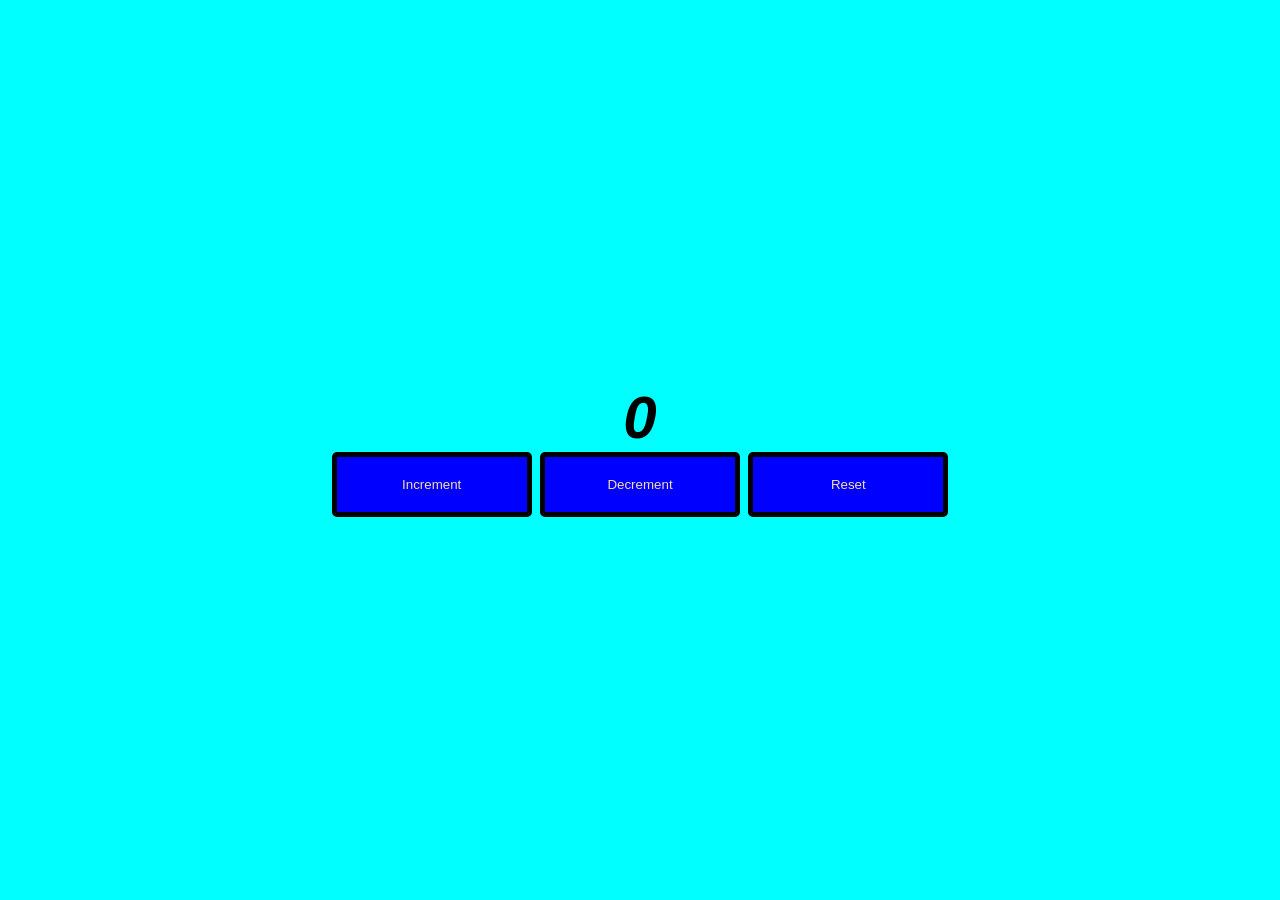
<file: class1/index.html>
<!DOCTYPE html>
<html lang="en">
<head>
    <meta charset="UTF-8">
    <meta name="viewport" content="width=device-width, initial-scale=1.0">
    <link rel="stylesheet" href="style.css">
    <title>Document</title>
</head>
<body>
    <div class="center">
      <h1 id="counter">0</h1>
      <button onclick="increment()"> Increment</button>
      <button onclick="decrement()"> Decrement</button>
      <button onclick="reset()"> Reset</button>
    </div>
</body>
<script src="index.js"></script>
</html>
</file>
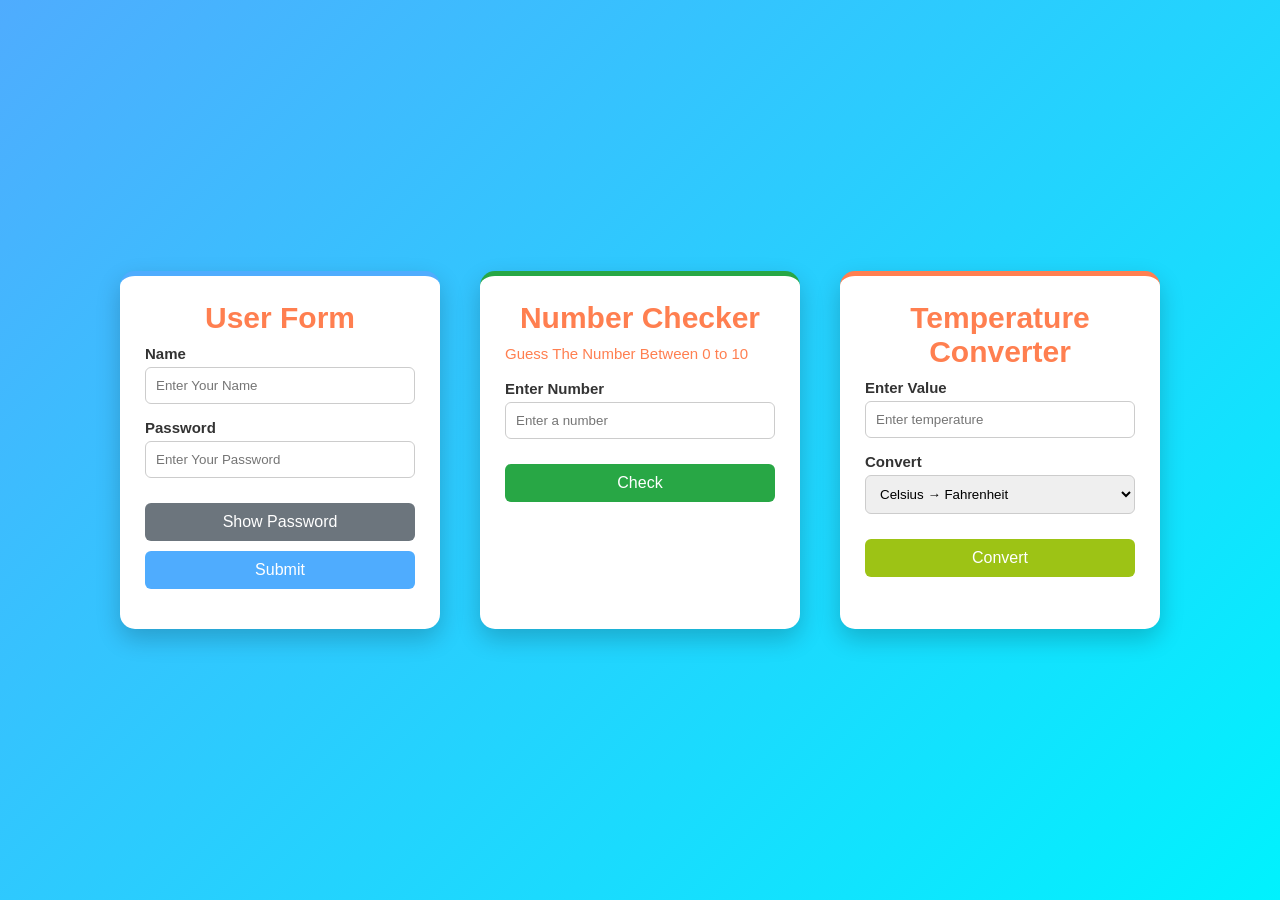
<file: class4/index.html>
<!DOCTYPE html>
<html lang="en">
<head>
    <meta charset="UTF-8">
    <meta name="viewport" content="width=device-width, initial-scale=1.0">
    <link rel="stylesheet" href="style.css">
    <title>Form App</title>
</head>
<body>

<section class="container">

    <!-- CARD 1 -->
    <div class="card card1">
        <form id="myForm">
            <h1>User Form</h1>

            <label>Name</label>
            <input type="text" id="name" placeholder="Enter Your Name">

            <label>Password</label>
            <input type="password" id="password" placeholder="Enter Your Password">

            <button type="button" id="toggleButton">Show Password</button>
            <button type="submit" id="submitButton">Submit</button>
            <br>
            <p id="userList"></p>
        </form>
    </div>

    <!-- CARD 2 -->
    <div class="card card2">
        <h1>Number Checker</h1>
        <p>Guess The Number Between 0 to 10</p>
        <br>
        <label>Enter Number</label>
        <input type="number" id="number" placeholder="Enter a number">

        <button id="checkButton">Check</button>
        <br>
        <p id="result"></p>
    </div>
    <!-- CARD 3 -->
    <div class="card card3">
        <h1>Temperature Converter</h1>

        <label>Enter Value</label>
        <input type="number" id="tempInput" placeholder="Enter temperature">

        <label>Convert</label>
        <select id="convertType">
            <option value="cToF">Celsius → Fahrenheit</option>
            <option value="fToC">Fahrenheit → Celsius</option>
        </select>

        <button id="convertButton">Convert</button>
        <br>
        <p id="tempResult"></p>
    </div>
</section>

<script src="index.js"></script>
</body>
</html>
</file>
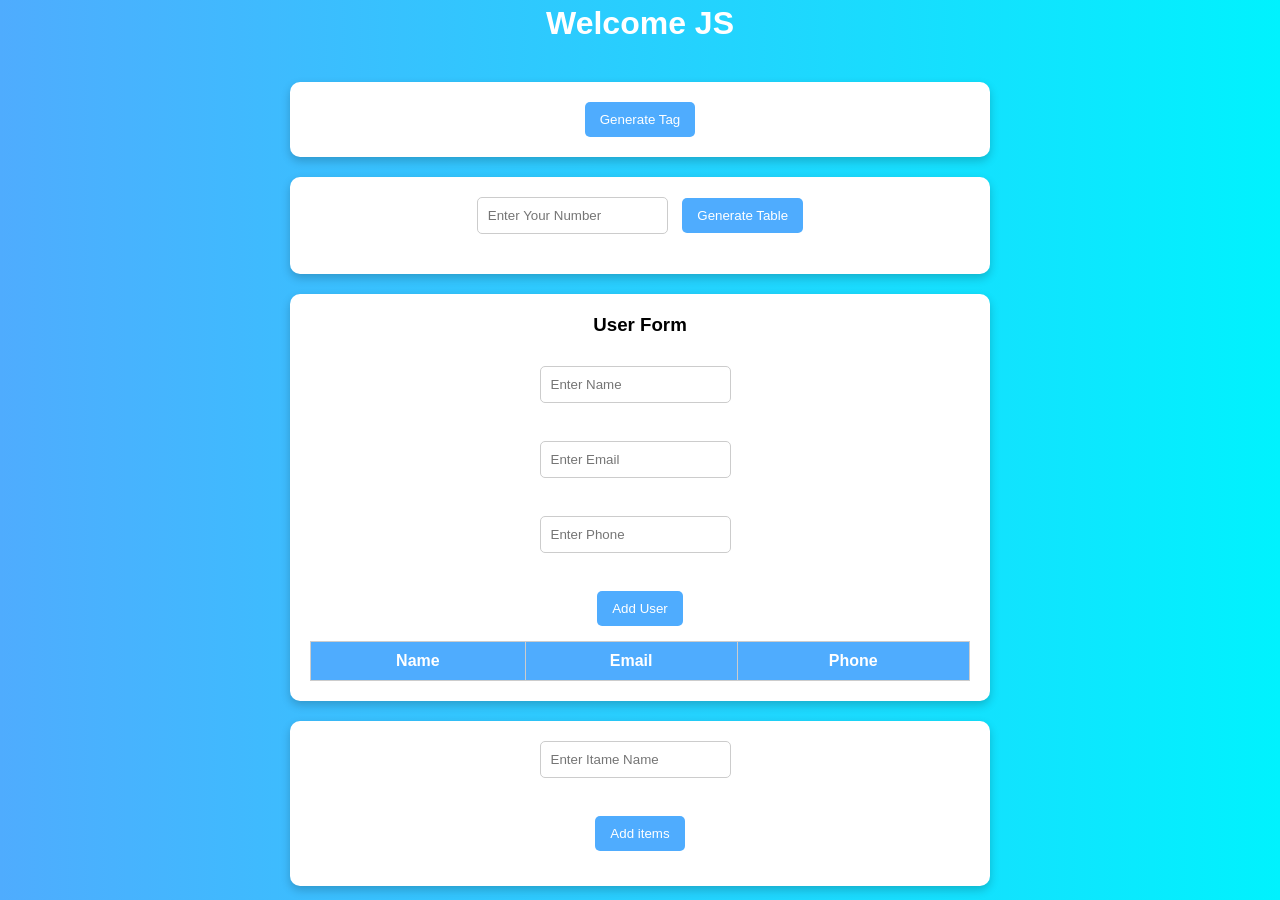
<file: class5/index.html>
<!DOCTYPE html>
<html lang="en">
<head>
    <meta charset="UTF-8">
    <meta name="viewport" content="width=device-width, initial-scale=1.0">
    <title>Generate Elements with JS</title>
    <link rel="stylesheet" href="style.css">
</head>
<body>

    <h1>Welcome JS</h1> 
    
    <!-- Section 1 -->
    <div class="section">
        <button id="generateTag">Generate Tag</button>
        <div id="tagOutput"></div>
    </div>

    <!-- Section 2 -->
    <div class="section">
        <input type="number" id="inputNumber" placeholder="Enter Your Number">
        <button id="generateTable">Generate Table</button>
        <div id="tableOutput"></div>
    </div>

    <div class="section">
    <h3>User Form</h3>

    <input type="text" id="name" placeholder="Enter Name"><br><br>
    <input type="email" id="email" placeholder="Enter Email"><br><br>
    <input type="text" id="phone" placeholder="Enter Phone"><br><br>

    <button id="addUser">Add User</button>

    <table id="userTable">
        <thead>
            <tr>
                <th>Name</th>
                <th>Email</th>
                <th>Phone</th>
            </tr>
        </thead>
        <tbody></tbody>
    </table>
    </div>
    <div class="section">
        <input type="text" id="itemName" placeholder="Enter Itame Name"><br><br>
        <button id="addItem">Add items</button>
        <ul id="itemList"></ul>
    </div>
    <script src="index.js"></script>
</body>
</html>
</file>
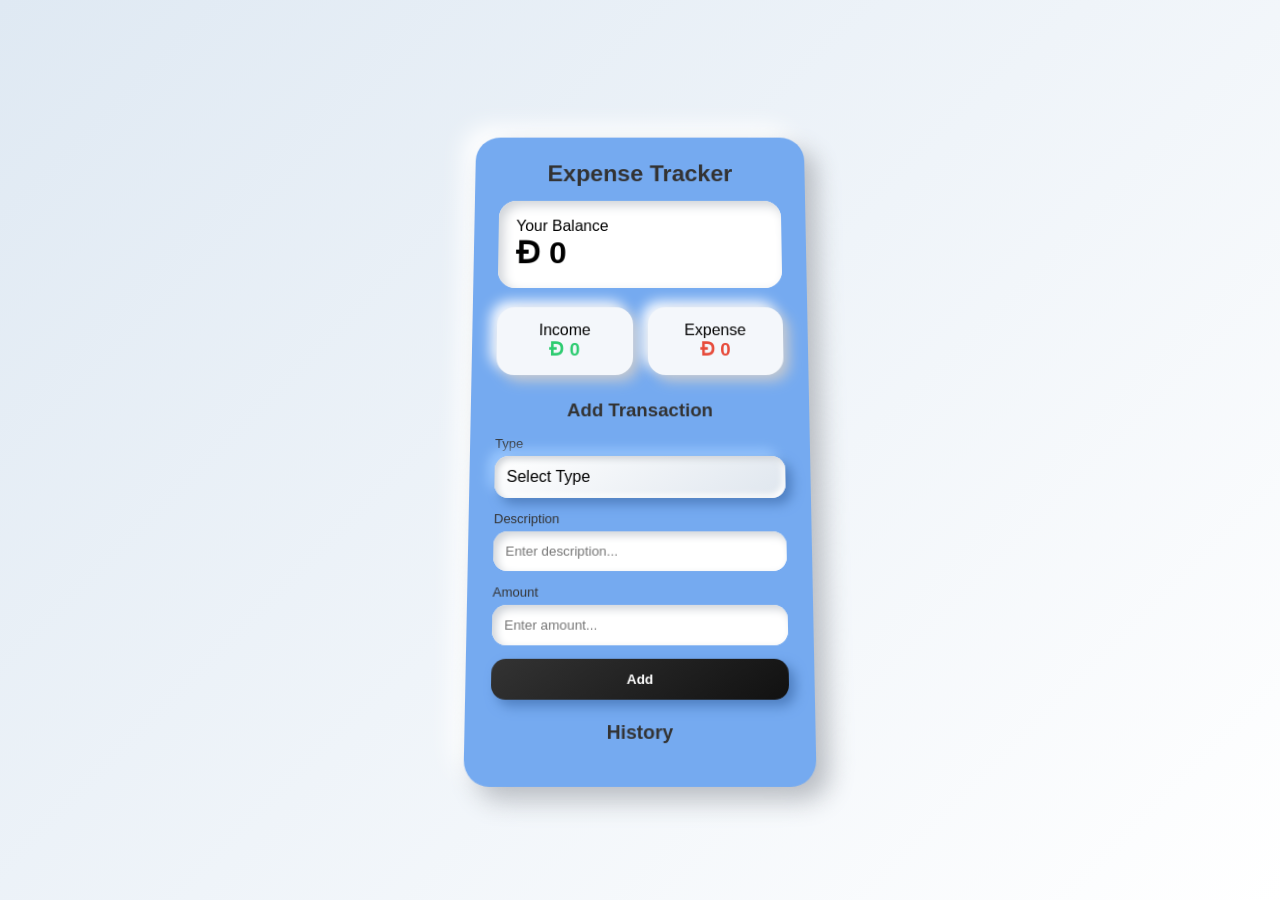
<file: class8/index.html>
<!DOCTYPE html>
<html lang="en">
<head>
  <meta charset="UTF-8" />
  <meta name="viewport" content="width=device-width, initial-scale=1.0"/>
  <title>3D Expense Tracker</title>
  <link rel="stylesheet" href="index.css">
</head>

<body>
  <div class="card">
    <h2>Expense Tracker</h2>

    <div class="balance-box">
      <p>Your Balance</p>
      <h1 id="balance">Ɖ 0.00</h1>
    </div>

    <div class="summary">
      <div class="income">
        <p>Income</p>
        <h3 id="money-plus">Ɖ 0.00</h3>
      </div>

      <div class="expense">
        <p>Expense</p>
        <h3 id="money-minus">Ɖ 0.00</h3>
      </div>
    </div>

    <form class="form" id="form">
      <h3>Add Transaction</h3>

      <div class="form-control">
        <label>Type</label>

        <input type="hidden" id="type" value="income">

        <div class="dropdown">
          <div class="dropdown-selected">Select Type</div>

          <div class="dropdown-options">
            <div class="option" data-value="income">Income</div>
            <div class="option" data-value="expense">Expense</div>
          </div>
        </div>
      </div>

      <div class="form-control">
        <label for="text">Description</label>
        <input type="text" id="text" placeholder="Enter description..." />
      </div>

      <div class="form-control">
        <label for="amount">Amount</label>
        <input type="number" id="amount" placeholder="Enter amount..." />
      </div>

      <button class="btn">Add</button>
    </form>

    <div class="history">
      <h3>History</h3>
      <ul id="history-list"></ul>
    </div>
  </div>

  <script src="index.js"></script>
</body>
</html>
</file>
<file: class1/style.css>
* {
    margin: 0;
    padding: 0;
    box-sizing: border-box;
}

html, body {
    height: 100%;
}

body {
    font-family: 'Franklin Gothic Medium', 'Arial Narrow', Arial, sans-serif;
    font-style: italic;
    font-size: 30px;
    background: aqua;

    display: flex;
    justify-content: center;
    align-items: center;
}

.center {
    text-align: center; /* optional: center text inside */
}

button {
    padding: 20px;
    width: 200px;
    color: wheat;
    background: blue;
    border: 5px solid black;
    border-radius: 5px;
}

button:hover {
    color: aliceblue;
    background: gray;
}
</file>
<file: class4/style.css>
* {
    margin: 0;
    padding: 0;
    box-sizing: border-box;
}

body {
    min-height: 100vh;
    display: flex;
    justify-content: center;
    align-items: center;
    font-family: Arial, sans-serif;
    background: linear-gradient(135deg, #4facfe, #00f2fe);
}

/* CONTAINER */
.container {
    display: flex;
    gap: 40px;
    padding: 20px;
    flex-wrap: wrap;
    justify-content: center;
}

/* CARD */
.card {
    padding: 25px;
    border-radius: 15px;
    box-shadow: 0 10px 25px rgba(0, 0, 0, 0.2);
    width: 320px;
}

/* DIFFERENT COLORS */
.card1 {
    background: white;
    border-top: 5px solid #4facfe;
}

.card2 {
    background: white;
    border-top: 5px solid #28a745;
}

/* HEADINGS */
h1 {
    text-align: center;
    margin-bottom: 15px;
    color: #333;
}

/* LABEL */
label {
    display: block;
    margin-bottom: 6px;
    font-weight: bold;
    color: #333;
}

/* INPUT */
input {
    width: 100%;
    padding: 10px;
    margin-bottom: 15px;
    border: 1px solid #ccc;
    border-radius: 6px;
    outline: none;
}

/* INPUT FOCUS */
input:focus {
    border-color: #4facfe;
    box-shadow: 0 0 5px rgba(79, 172, 254, 0.5);
}

/* BUTTON */
button {
    width: 100%;
    padding: 10px;
    margin-top: 10px;
    border: none;
    border-radius: 6px;
    color: white;
    font-size: 16px;
    cursor: pointer;
}

/* BUTTON COLORS */
#toggleButton {
    background: #6c757d;
}

#toggleButton:hover {
    background: #555e66;
}

button[type="submit"] {
    background: #4facfe;
}

button[type="submit"]:hover {
    background: #007bff;
}

#checkButton {
    background: #28a745;
}

#checkButton:hover {
    background: #218838;
}

/* USER LIST */
#userList {
    margin-top: 15px;
    list-style: none;
    padding: 0;
}

#userList li {
    background: #f1f1f1;
    padding: 8px;
    margin-top: 8px;
    border-radius: 6px;
    font-size: 14px;
}

/* RESULT */
#result {
    margin-top: 15px;
    font-weight: bold;
    text-align: center;
}

.card3 {
    background: white;
    border-top: 5px solid #ff7f50; /* orange */
}

/* style dropdown */
select {
    width: 100%;
    padding: 10px;
    margin-bottom: 15px;
    border-radius: 6px;
    border: 1px solid #ccc;
}
#convertButton {
    background: #9dc315;
}

#convertButton:hover {
    background: #0ebc34;
}

p{
    font-size: 15px;
    color: #ff7f50;
    margin-top: 10px;
}

h1{
    font-size: 30px;
    color: #ff7f50;
    margin-bottom: 10px;
}

label{
    font-size: 15px;
    color: #333;
    margin-bottom: 5px;
}
</file>
<file: class5/style.css>
/* Reset */
* {
    margin: 0;
    padding: 0;
    box-sizing: border-box;
}

/* Body */
body {
    font-family: Arial, sans-serif;
    background: linear-gradient(to right, #4facfe, #00f2fe);
    min-height: 100vh;
    display: flex;
    flex-direction: column;
    align-items: center;
    justify-content: center;
}

/* Title */
h1 {
    color: white;
    margin-bottom: 30px;
}


/* Sections */
.section {
    background: white;
    padding: 20px;
    margin: 10px;
    border-radius: 10px;
    box-shadow: 0 4px 10px rgba(0,0,0,0.2);
    text-align: center;
    width: 700px;
}

/* Input */
input {
    padding: 10px;
    margin-right: 10px;
    border-radius: 5px;
    border: 1px solid #ccc;
    margin-bottom: 20px;
}

/* Button */
button {
    padding: 10px 15px;
    border: none;
    background: #4facfe;
    color: white;
    border-radius: 5px;
    cursor: pointer;
    transition: 0.3s;
}

button:hover {
    background: #007bff;
}

/* Generated content with background image */
.generated-box {
    background-image: linear-gradient(rgba(0,0,0,0.5), rgba(0,0,0,0.5));
    background-size: cover;
    background-position: center;
    color: white;
    padding: 15px;
    margin-top: 10px;
    border-radius: 10px;
    text-align: center;
}

/* Table output text */
#tableOutput p {
    margin-top: 5px;
    font-weight: bold;
    color: rgb(249, 244, 244);
}

table {
    width: 100%;
    margin-top: 15px;
    border-collapse: collapse;
}

th, td {
    padding: 10px;
    border: 1px solid #ccc;
    text-align: center;
}

th {
    background: #4facfe;
    color: white;
}

td {
    background: #f9f9f9;
}

tr:hover td {
    background: #e6f0ff;
}

h3{
    margin-bottom: 30px;
}

/* List container */
#itemList {
    list-style: none;
    padding: 0;
    margin-top: 15px;
}

/* Each list item */
#itemList li {
    background: linear-gradient(135deg, #4facfe, #00f2fe);
    color: white;
    padding: 10px 15px;
    margin: 8px 0;
    border-radius: 8px;
    display: flex;
    justify-content: space-between;
    align-items: center;
    box-shadow: 0 3px 8px rgba(0,0,0,0.2);
    transition: 0.3s;
}

/* Hover effect */
#itemList li:hover {
    transform: scale(1.03);
}

/* Delete button */
.delete-btn {
    background: red;
    border: none;
    color: white;
    padding: 5px 10px;
    border-radius: 5px;
    cursor: pointer;
}

.delete-btn:hover {
    background: darkred;
}
</file>
<file: class8/index.css>
* {
  margin: 0;
  padding: 0;
  box-sizing: border-box;
  font-family: Arial, sans-serif;
}

body {
  min-height: 100vh;
  display: flex;
  justify-content: center;
  align-items: center;
  background: linear-gradient(135deg, #dfe9f3, #ffffff);
}

.card {
  width: 340px;
  padding: 25px;
  border-radius: 25px;
  background: #75aaf0;
  box-shadow: 12px 12px 25px #b8bcc2,
              -12px -12px 25px #ffffff;
  transform: perspective(900px) rotateX(6deg);
}

h2,
.form h3,
.history h3 {
  text-align: center;
  margin-bottom: 15px;
  color: #333;
}

.balance-box {
  padding: 18px;
  border-radius: 18px;
  background: #ffffff;
  box-shadow: inset 5px 5px 12px #cfd3d8,
              inset -5px -5px 12px #ffffff;
  margin-bottom: 20px;
}

.summary {
  display: flex;
  gap: 15px;
  margin-bottom: 25px;
}

.summary div {
  flex: 1;
  padding: 15px;
  border-radius: 18px;
  text-align: center;
  background: #f4f7fb;
  box-shadow: 6px 6px 14px #c5c9cf,
              -6px -6px 14px #ffffff;
}

.income h3 {
  color: #2ecc71;
}

.expense h3 {
  color: #e74c3c;
}

.form-control {
  margin-bottom: 13px;
}

label {
  font-size: 13px;
  color: #333;
  margin-bottom: 5px;
  display: block;
}

input {
  width: 100%;
  padding: 12px;
  border: none;
  outline: none;
  border-radius: 14px;
  background: #ffffff;
  box-shadow: inset 4px 4px 8px #cfd3d8,
              inset -4px -4px 8px #ffffff;
}

/* 3D Dropdown */
.dropdown {
  position: relative;
  width: 100%;
}

.dropdown-selected {
  width: 100%;
  padding: 12px;
  border-radius: 14px;
  background: linear-gradient(145deg, #ffffff, #dfe6ee);
  cursor: pointer;
  box-shadow: 6px 6px 12px #4f7fc0,
              -6px -6px 12px #9bc9ff,
              inset 3px 3px 6px #cfd3d8,
              inset -3px -3px 6px #ffffff;
}

.dropdown-options {
  position: absolute;
  top: 115%;
  left: 0;
  width: 100%;
  background: #f4f7fb;
  border-radius: 16px;
  display: none;
  z-index: 20;
  overflow: hidden;

  box-shadow: 10px 10px 20px #4f7fc0,
              -10px -10px 20px #9bc9ff;

  transform: perspective(700px) rotateX(-8deg);
  transform-origin: top;
}

.dropdown.active .dropdown-options {
  display: block;
}

.option {
  padding: 12px;
  cursor: pointer;
  background: linear-gradient(145deg, #ffffff, #e1e7ef);
  box-shadow: inset 3px 3px 6px #cfd3d8,
              inset -3px -3px 6px #ffffff;
}

.option:hover {
  transform: translateX(5px);
  background: #e0e5ec;
}

.btn {
  width: 100%;
  padding: 12px;
  border: none;
  border-radius: 14px;
  background: linear-gradient(145deg, #333, #111);
  color: white;
  font-weight: bold;
  cursor: pointer;
  box-shadow: 6px 6px 12px #4f7fc0;
}

.btn:hover {
  transform: translateY(-3px);
}

.history {
  margin-top: 20px;
}

#history-list {
  list-style: none;
  max-height: 150px;
  overflow-y: auto;
}

#history-list li {
  padding: 10px;
  margin-bottom: 10px;
  border-radius: 12px;
  background: #f4f7fb;
  display: flex;
  justify-content: space-between;
  box-shadow: 5px 5px 10px #4f7fc0,
              -5px -5px 10px #9bc9ff;
}
 #history-list li.plus {
  border: 5px solid #2ecc71;
} 
 #history-list li.minus {
  border: 5px solid #e74c3c;
}

.income-item {
  border-left: 5px solid #2ecc71;
}

.expense-item {
  border-left: 5px solid #e74c3c;
}
</file>
